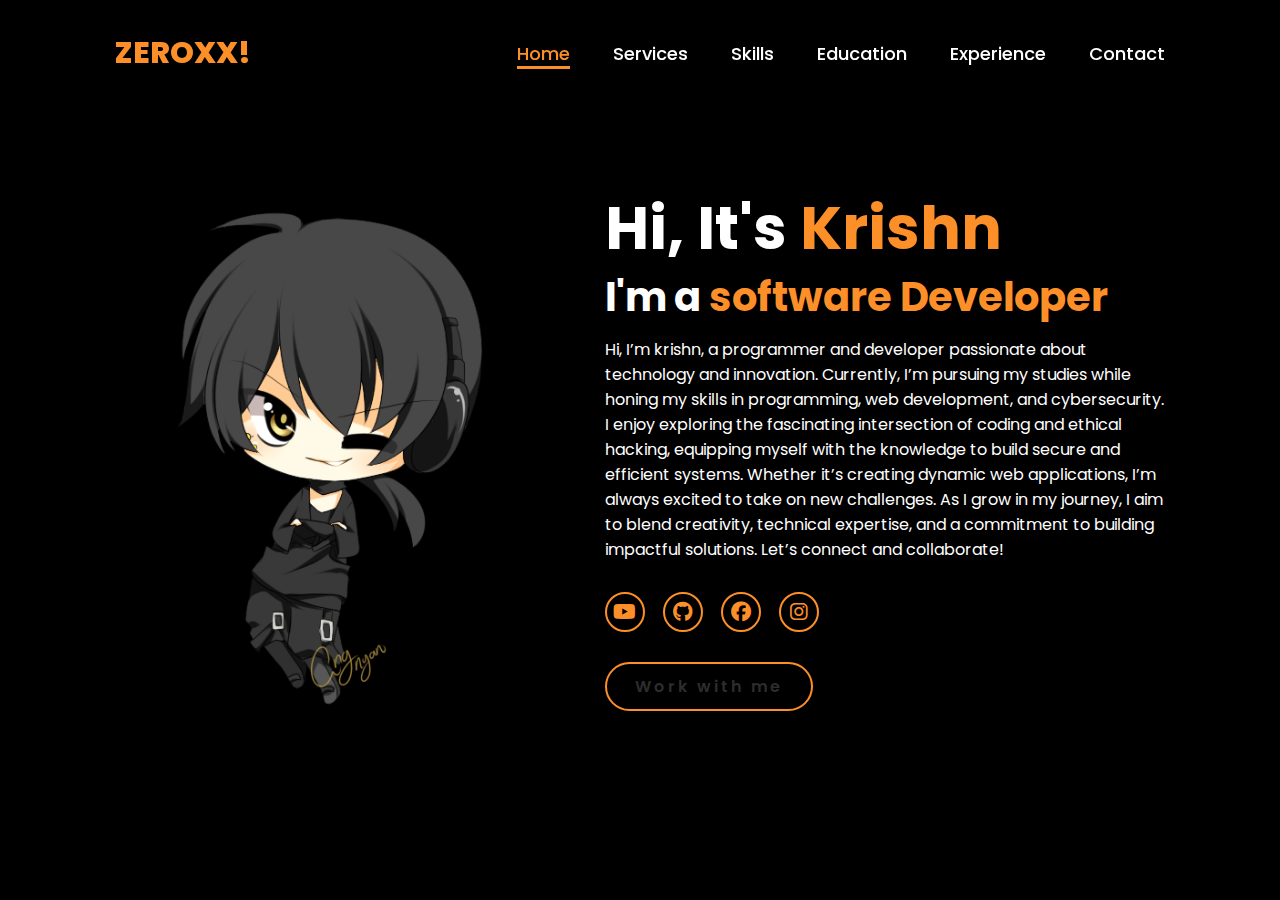
<file: index.html>
<!DOCTYPE html>
<html lang="en">
    
<head>
    <meta charset="UTF-8">
    <meta name="viewport" content="width=device-width, initial-scale=1, maximum-scale=1, user-scalable=no">
    <link rel="stylesheet" href="https://cdnjs.cloudflare.com/ajax/libs/font-awesome/6.5.2/css/all.min.css">
    <link rel="stylesheet" href="style.css">
    <title>Portfolio Website</title>
</head>
<body>
    <header>
        <a href="#" class="logo">ZEROXX!</a>

        <nav>
            <a href="#" class="active"> Home</a>
            <a href="services.html" >Services</a>
            <a href="#" >Skills</a>
            <a href="#" >Education</a>
            <a href="#" >Experience</a>
            <a href="contact.html" >Contact</a>
        </nav>
    </header>
    <section class="home">
        <div class="home-img">
            <img src="de.png" alt="">
        </div>
        <div class="home-content">
            <h1>Hi, It's <span>Krishn</span></h1>
            <h3 class="typing-text">I'm a <span></span></h3>
            <p>Hi, I’m krishn, a programmer and developer passionate about technology and innovation. Currently, I’m pursuing my studies while honing my skills in programming, web development, and cybersecurity.

I enjoy exploring the fascinating intersection of coding and ethical hacking, equipping myself with the knowledge to build secure and efficient systems. Whether it’s creating dynamic web applications, I’m always excited to take on new challenges.

As I grow in my journey, I aim to blend creativity, technical expertise, and a commitment to building impactful solutions. Let’s connect and collaborate!

</p>
            <div class="social-icons">
                <a href="https://youtube.com/@calldialgaming?si=wj0H-3FrVVIL7KPH "><i class="fa-brands fa-youtube"></i></a>
                <a href="https://github.com/zeroxx1-droid"><i class="fa-brands fa-github"></i></a>
                <a href="https://www.facebook.com/share/1F6aetqoYc/?mibextid=qi2Omg"><i class="fa-brands fa-facebook"></i></a>
                <a href="https://www.instagram.com/zekxz_"><i class="fa-brands fa-instagram"></i></a>
            </div>
            <a href="contact.html" class="btn">Work with me</a>
        </div>
    </section>
</body>
</html>
</file>
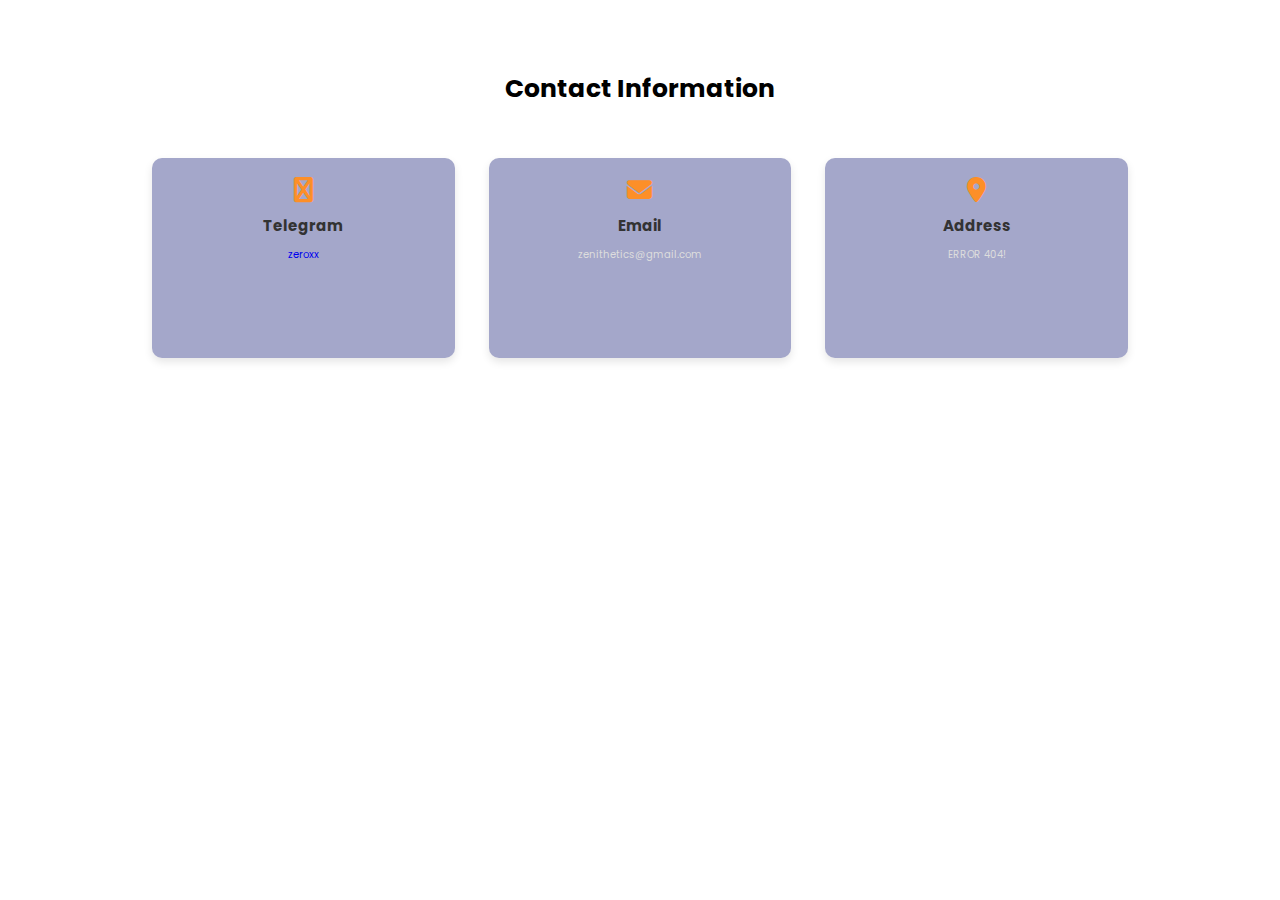
<file: contact.html>
<!DOCTYPE html>
<html lang="en">
<head>
    <meta charset="UTF-8">
    <meta name="viewport" content="width=device-width, initial-scale=1.0">
    <link rel="stylesheet" href="https://cdnjs.cloudflare.com/ajax/libs/font-awesome/6.5.2/css/all.min.css">
    <link rel="stylesheet" href="style.css">
    <title>Contact</title>
    <style>
        body {
            font-family: Arial, sans-serif;
            background-color: #ffffff; /* Updated to match main page */
            color: #333;
            margin: 0;
            padding: 0;
        }
        .container {
            max-width: 1200px;
            margin: 0 auto;
            padding: 20px;
        }
        .text-center {
            text-align: center;
            margin-bottom: 40px;
        }
        h1 {
            font-size: 2.5rem;
            color: #000000; /* Updated to match main page */
            margin-bottom: 20px;
        }
        h4 {
            font-size: 1.5rem;
            color: #333; /* Updated to match main page */
            margin-top: 10px;
        }
        p {
            font-size: 1rem;
            color: #666; /* Updated to match main page */
            margin-top: 10px;
        }
        .card {
            background-color: #a4a7ca; /* Updated to match main page */
            border: none;
            border-radius: 10px;
            box-shadow: 0 4px 8px rgba(0, 0, 0, 0.1);
            padding: 20px;
            transition: transform 0.3s;
        }
        .card:hover {
            transform: translateY(-10px);
        }
        .contactIcon {
            font-size: 2.5rem;
            color:#fd8f28;
        }
        .card-title {
            font-size: 1.5rem;
            margin-top: 10px;
        }
        .card-text {
            font-size: 1rem;
            margin-top: 10px;
        }
        .row {
            display: flex;
            justify-content: space-around;
            flex-wrap: wrap;
        }
        .col-lg-4 {
            flex: 1;
            max-width: 30%;
            margin: 10px;
        }
        @media (max-width: 768px) {
            .col-lg-4 {
                max-width: 100%;
            }
        }
    </style>
</head>
<body>
    <section id="contact">
        <div class="container">
            <h1 class="text-center">Contact Information</h1>
            <div class="row">
                <div class="col-lg-4 mt-4">
                    <div class="card contactCard">
                        <div class="card-body">
                            <i class="fas contactIcon fa-telegram"></i>
                            <h4 class="card-title mt-3">Telegram</h4>
                            <p class="card-text mt-3"><a href="https://t.me/+EB4e4nJC-MVjZmI1" target="_blank">zeroxx</a></p>
                        </div>
                    </div>
                </div>
                <div class="col-lg-4 mt-4">
                    <div class="card contactCard">
                        <div class="card-body">
                            <i class="fas contactIcon fa-envelope"></i>
                            <h4 class="card-title mt-3">Email</h4>
                            <p class="card-text mt-3">zenithetics@gmail.com</p>
                        </div>
                    </div>
                </div>
                <div class="col-lg-4 mt-4">
                    <div class="card contactCard">
                        <div class="card-body">
                            <i class="fas contactIcon fa-map-marker-alt"></i>
                            <h4 class="card-title mt-3">Address</h4>
                            <p class="card-text mt-3">ERROR 404!</p>
                        </div>
                    </div>
                </div>
            </div>
        </div>
    </section>
</body>
</html>
</file>
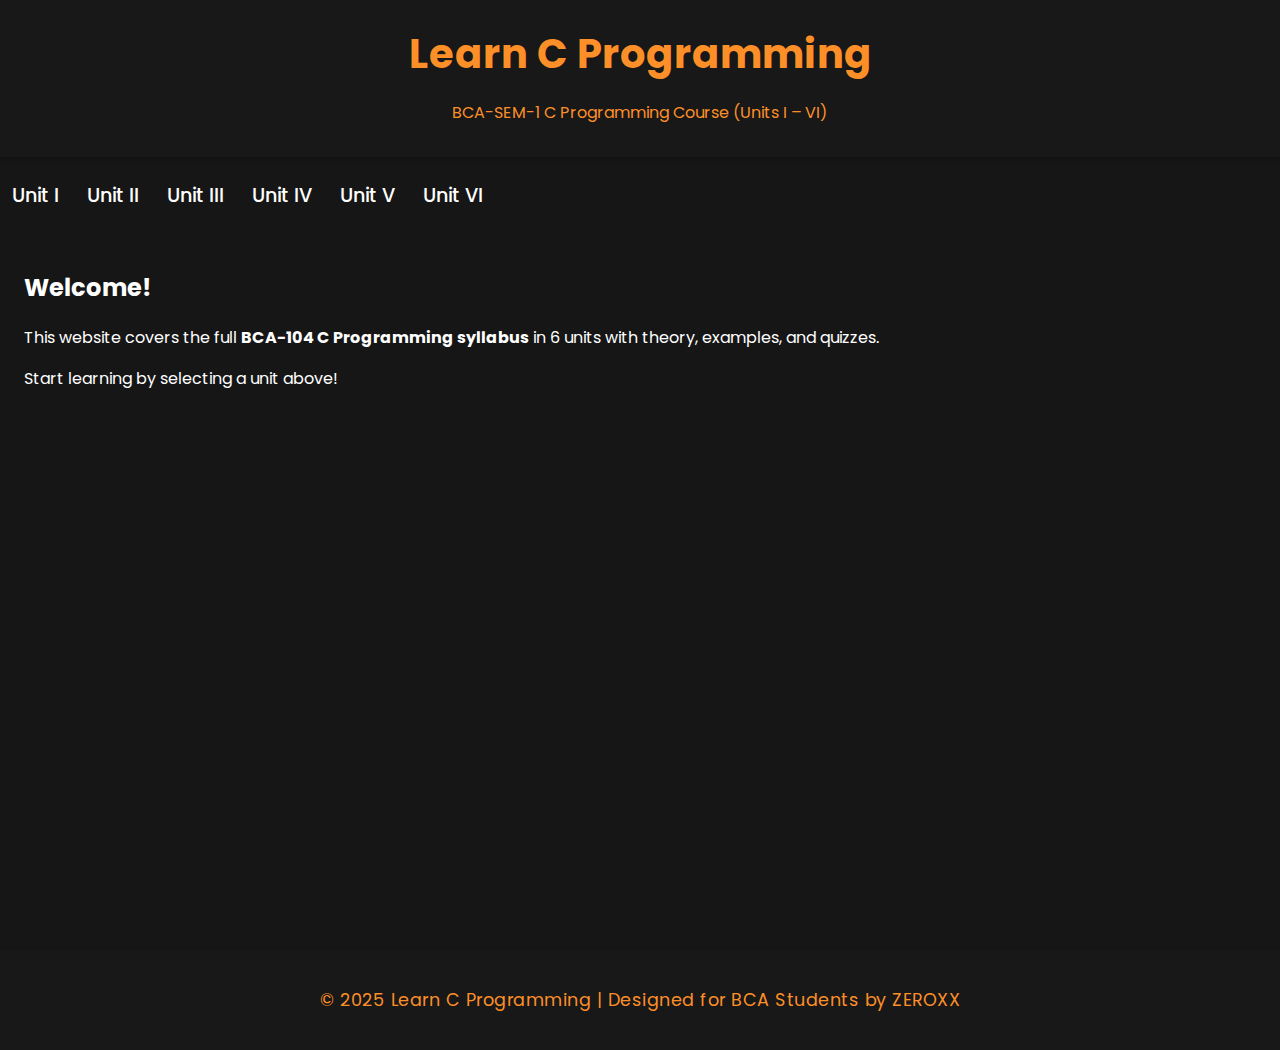
<file: education.html>
<!DOCTYPE html>
<html lang="en">
<head>
  <meta charset="UTF-8">
  <meta name="viewport" content="width=device-width, initial-scale=1.0">
  <title>Learn C Programming</title>
  <link rel="stylesheet" href="style1.css">
</head>
<body>
  <header>
    <h1>Learn C Programming</h1>
    <p>BCA-SEM-1 C Programming Course (Units I – VI)</p>
  </header>

  <nav>
    <a href="unit1.html">Unit I</a>
    <a href="unit2.html">Unit II</a>
    <a href="unit3.html">Unit III</a>
    <a href="unit4.html">Unit IV</a>
    <a href="unit5.html">Unit V</a>
    <a href="unit6.html">Unit VI</a>
  </nav>

  <main>
    <h2>Welcome!</h2>
    <p>This website covers the full <b>BCA-104 C Programming syllabus</b> in 6 units with theory, examples, and quizzes.</p>
    <p>Start learning by selecting a unit above!</p>
  </main>

  <footer>
    <p>&copy; 2025 Learn C Programming | Designed for BCA Students by ZEROXX</p>
  </footer>
</body>
</html>
</file>
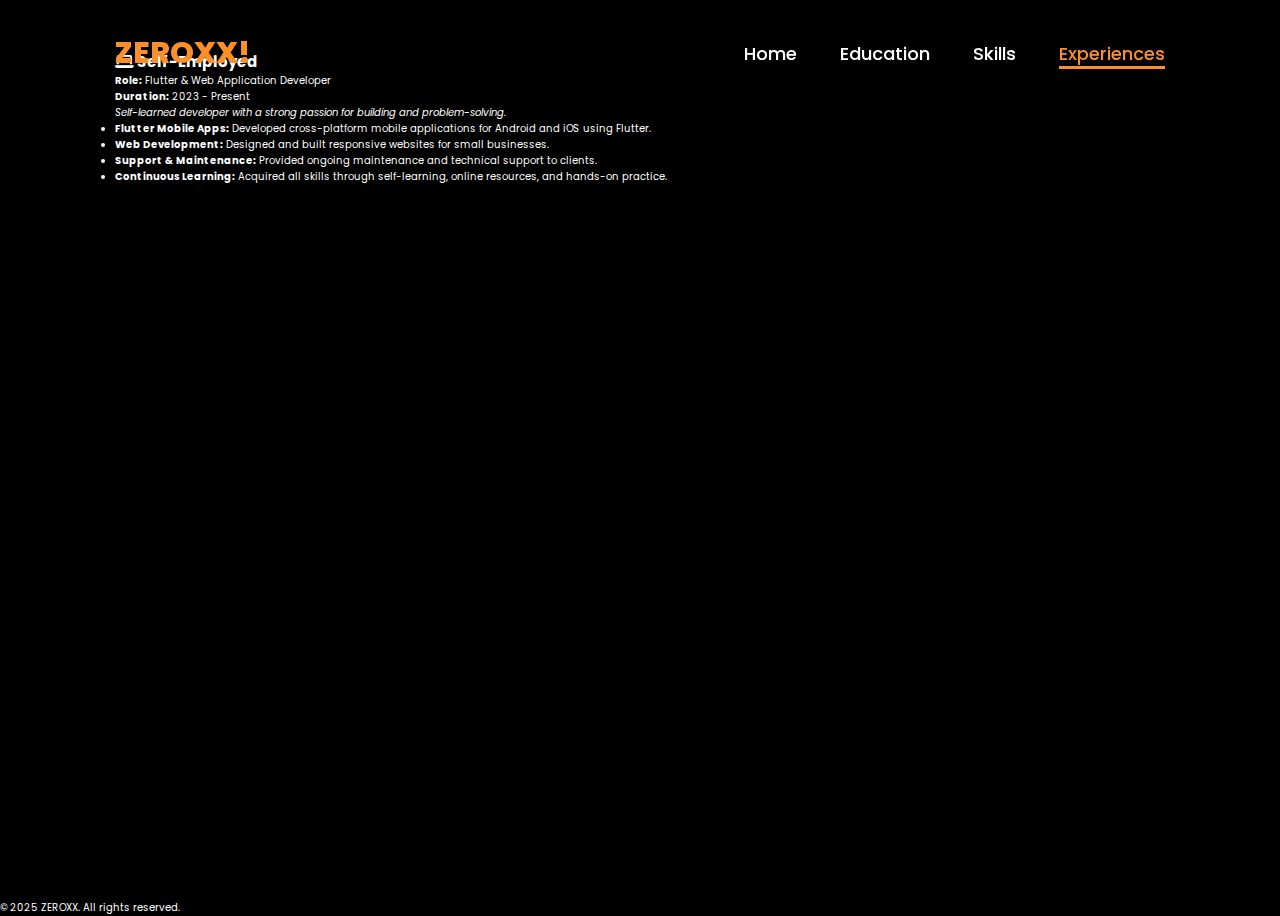
<file: experiences.html>
<!DOCTYPE html>
<html lang="en">
<head>
    <meta charset="UTF-8">
    <meta name="viewport" content="width=device-width, initial-scale=1.0">
    <title>Experiences | ZEROXX</title>
    <link rel="stylesheet" href="style.css">
    <link rel="stylesheet" href="https://cdnjs.cloudflare.com/ajax/libs/font-awesome/6.4.2/css/all.min.css">
</head>
<body>
    <header>
        <div class="logo">ZEROXX!</div>
        <nav>
            <a href="index.html">Home</a>
            <a href="education.html">Education</a>
            <a href="skills.html">Skills</a>
            <a href="experiences.html" class="active">Experiences</a>
        </nav>
    </header>
    <main>
        <section class="c-section">
            <div class="c-card">
                <h2><i class="fa-solid fa-laptop-code"></i> Self-Employed</h2>
                <p><b>Role:</b> Flutter & Web Application Developer<br>
                <b>Duration:</b> 2023 - Present</p>
                <p><em>Self-learned developer with a strong passion for building and problem-solving.</em></p>
                <ul>
                    <li><b>Flutter Mobile Apps:</b> Developed cross-platform mobile applications for Android and iOS using Flutter.</li>
                    <li><b>Web Development:</b> Designed and built responsive websites for small businesses.</li>
                    <li><b>Support & Maintenance:</b> Provided ongoing maintenance and technical support to clients.</li>
                    <li><b>Continuous Learning:</b> Acquired all skills through self-learning, online resources, and hands-on practice.</li>
                </ul>
            </div>
        </section>




    </main>
    <footer>
        <p>&copy; 2025 ZEROXX. All rights reserved.</p>
    </footer>
</body>
</html>
</file>
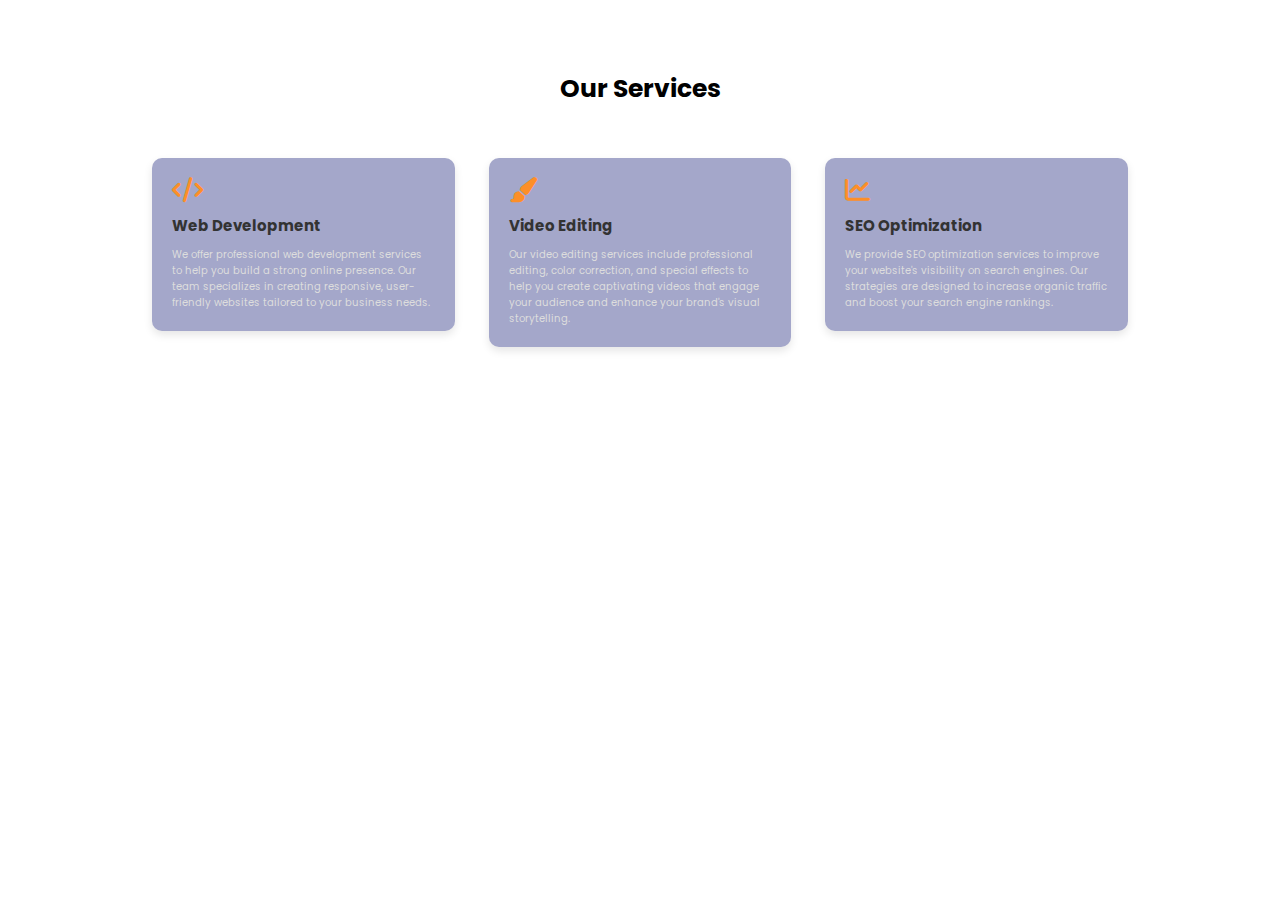
<file: services.html>
<!-- services section-->
<!DOCTYPE html>
<html lang="en">
    
<head>
    <meta charset="UTF-8">
    <meta name="viewport" content="width=device-width, initial-scale=1.0">
    <link rel="stylesheet" href="https://cdnjs.cloudflare.com/ajax/libs/font-awesome/6.5.2/css/all.min.css">
    <link rel="stylesheet" href="style.css">
    <title>Services</title>
    <style>
        body {
            font-family: Arial, sans-serif;
            background-color: #ffffff; /* Updated to match main page */
            color: #333;
            margin: 0;
            padding: 0;
        }
        .container {
            max-width: 1200px;
            margin: 0 auto;
            padding: 20px;
        }
        .text-center {
            text-align: center;
            margin-bottom: 40px;
        }
        h1 {
            font-size: 2.5rem;
            color: #000000; /* Updated to match main page */
            margin-bottom: 20px;
        }
        h4 {
            font-size: 1.5rem;
            color: #333; /* Updated to match main page */
            margin-top: 10px;
        }
        p {
            font-size: 1rem;
            color: #666; /* Updated to match main page */
            margin-top: 10px;
        }
        .card {
            background-color: #a4a7ca; /* Updated to match main page */
            border: none;
            border-radius: 10px;
            box-shadow: 0 4px 8px rgba(0, 0, 0, 0.1);
            padding: 20px;
            transition: transform 0.3s;
        }
        .card:hover {
            transform: translateY(-10px);
        }
        .serviceIcon {
            font-size: 2.5rem;
            color:#fd8f28;
        }
        .card-title {
            font-size: 1.5rem;
            margin-top: 10px;
        }
        .card-text {
            font-size: 1rem;
            margin-top: 10px;
        }
        .row {
            display: flex;
            justify-content: space-around;
            flex-wrap: wrap;
        }
        .col-lg-4 {
            flex: 1;
            max-width: 30%;
            margin: 10px;
        }
        @media (max-width: 768px) {
            .col-lg-4 {
                max-width: 100%;
            }
        }
    </style>
</head>
    
<body>
<section id="services">
    <div class="container">
        <h1 class="text-center">Our Services</h1>
        <div class="row">
            <div class="col-lg-4 mt-4">
                <div class="card serviceCard">
                    <div class="card-body">
                        <i class="fas serviceIcon fa-code"></i>
                        <h4 class="card-title mt-3">Web Development</h4>
                        <p class="card-text mt-3">We offer professional web development services to help you build a strong online presence. Our team specializes in creating responsive, user-friendly websites tailored to your business needs.</p>
                    </div>
                </div>
            </div>
            <div class="col-lg-4 mt-4">
                <div class="card serviceCard">
                    <div class="card-body">
                        <i class="fas serviceIcon fa-paint-brush"></i>
                        <h4 class="card-title mt-3">Video Editing</h4>
                        <p class="card-text mt-3">Our video editing services include professional editing, color correction, and special effects to help you create captivating videos that engage your audience and enhance your brand's visual storytelling.</p>
                    </div>
                </div>
            </div>
            <div class="col-lg-4 mt-4">
                <div class="card serviceCard">
                    <div class="card-body">
                        <i class="fas serviceIcon fa-chart-line"></i>
                        <h4 class="card-title mt-3">SEO Optimization</h4>
                        <p class="card-text mt-3">We provide SEO optimization services to improve your website's visibility on search engines. Our strategies are designed to increase organic traffic and boost your search engine rankings.</p>
                    </div>
                </div>
            </div>
        </div>
    </div>
</section>
</body>
</html>
</file>
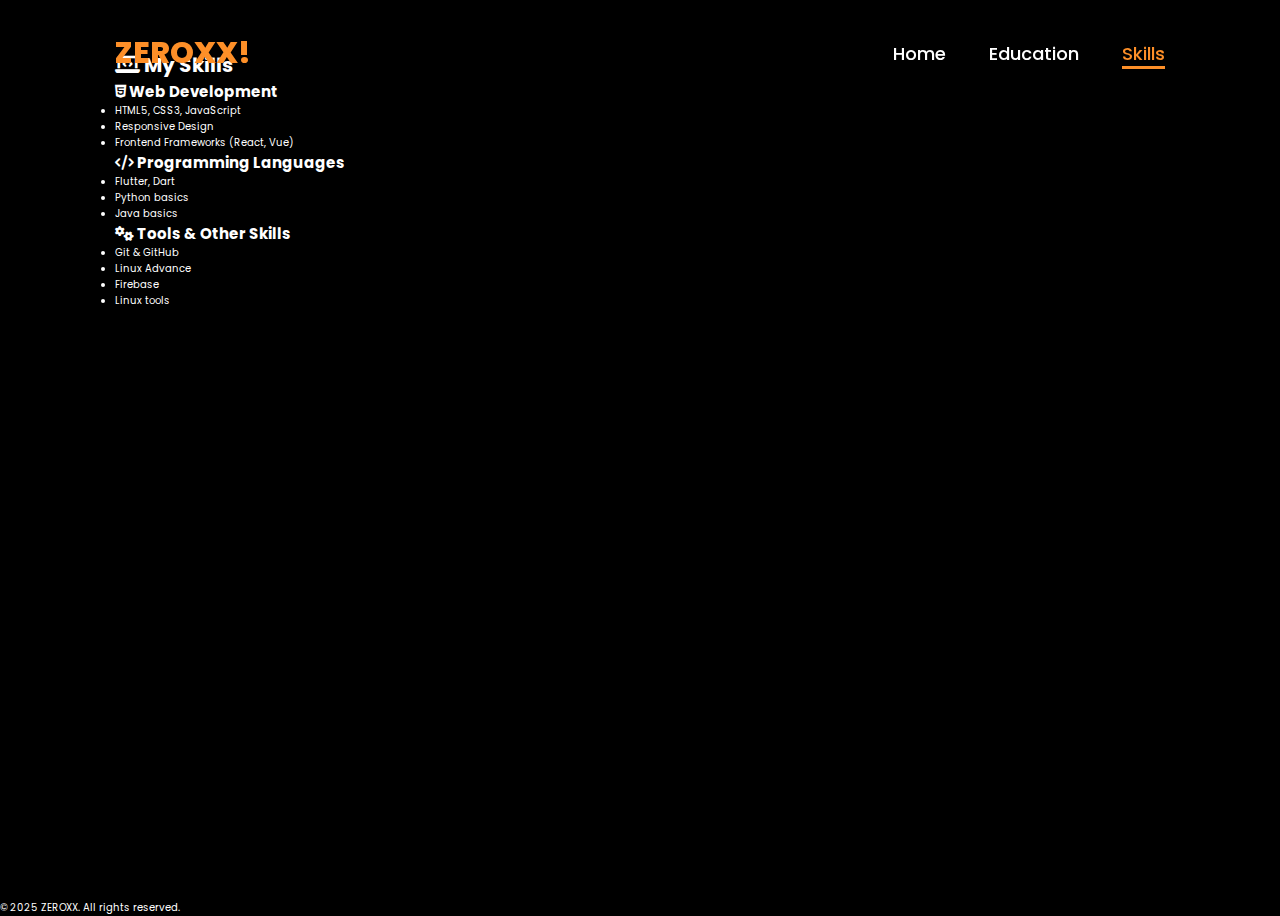
<file: skills.html>
<!DOCTYPE html>
<html lang="en">
<head>
    <meta charset="UTF-8">
    <meta name="viewport" content="width=device-width, initial-scale=1.0">
    <title>Skills | Zexxa</title>
    <link rel="stylesheet" href="style.css">
    <link rel="stylesheet" href="https://cdnjs.cloudflare.com/ajax/libs/font-awesome/6.4.2/css/all.min.css">
</head>
<body>
    <header>
        <div class="logo">ZEROXX!</div>
        <nav>
            <a href="index.html">Home</a>
            <a href="education.html">Education</a>
            <a href="skills.html" class="active">Skills</a>
        </nav>
    </header>
    <main>
        <section class="c-section">
            <h1><i class="fa-solid fa-laptop-code"></i> My Skills</h1>
            <div class="c-card">
                <h2><i class="fa-brands fa-html5"></i> Web Development</h2>
                <ul>
                    <li>HTML5, CSS3, JavaScript</li>
                    <li>Responsive Design</li>
                    <li>Frontend Frameworks (React, Vue)</li>
                </ul>
            </div>
            <div class="c-card">
                <h2><i class="fa-solid fa-code"></i> Programming Languages</h2>
                <ul>
                    <li>Flutter, Dart</li>
                    <li>Python basics</li>
                    <li>Java basics</li>
                </ul>
            </div>
            <div class="c-card">
                <h2><i class="fa-solid fa-gears"></i> Tools & Other Skills</h2>
                <ul>
                    <li>Git & GitHub</li>
                    <li>Linux Advance</li>
                    <li>Firebase</li>
                    <li>Linux tools</li>
                </ul>
            </div>
        </section>
    </main>
    <footer>
        <p>&copy; 2025 ZEROXX. All rights reserved.</p>
    </footer>
</body>
</html>
</file>
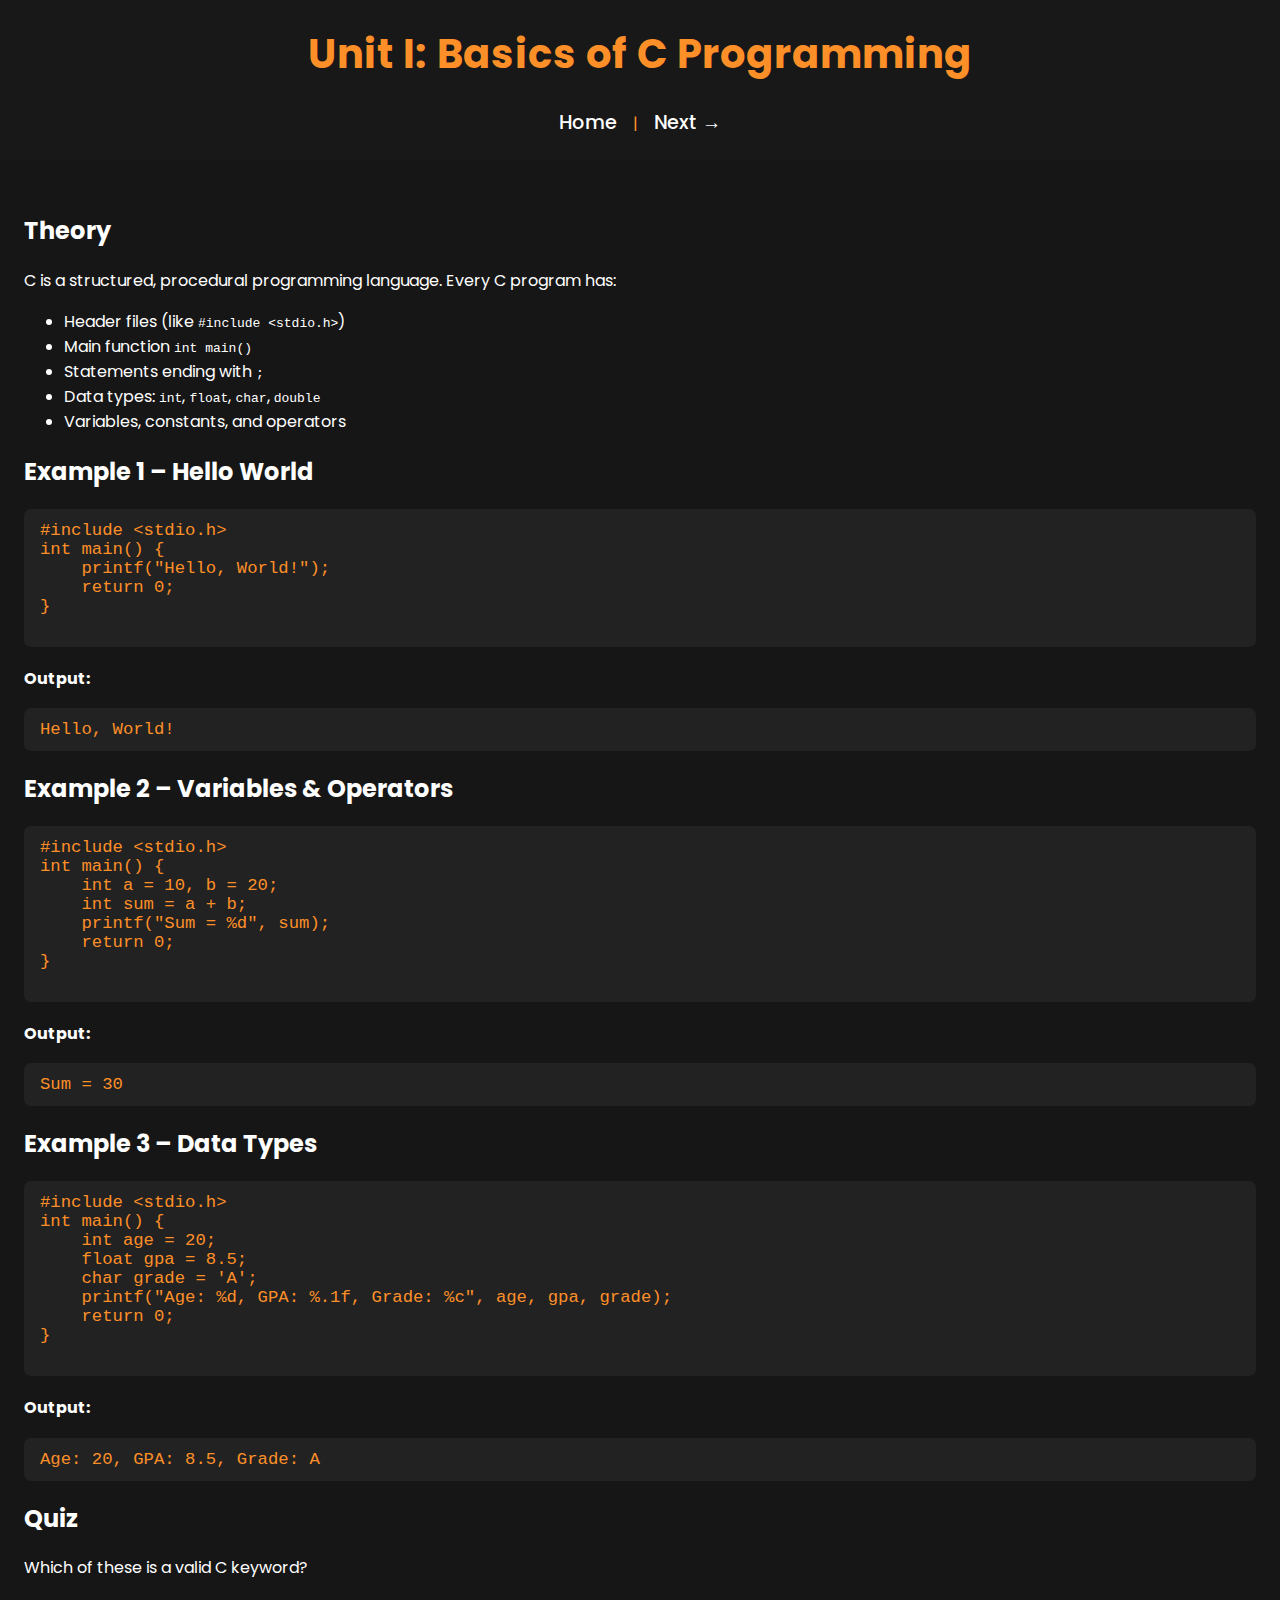
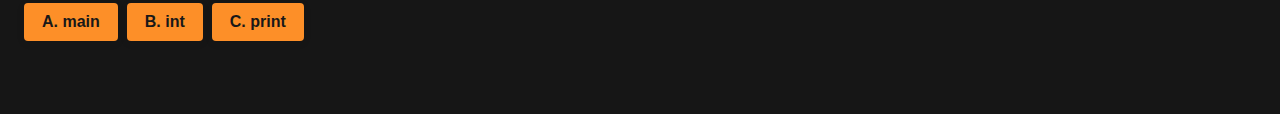
<file: unit1.html>
<!DOCTYPE html>
<html lang="en">
<head>
  <meta charset="UTF-8">
  <meta name="viewport" content="width=device-width, initial-scale=1.0">
  <title>Unit I - Basics of C Programming</title>
  <link rel="stylesheet" href="style1.css">
</head>
<body>
  <header>
    <h1>Unit I: Basics of C Programming</h1>
    <nav>
      <a href="index.html">Home</a> |
      <a href="unit2.html">Next →</a>
    </nav>
  </header>

  <main>
    <h2>Theory</h2>
    <p>C is a structured, procedural programming language. Every C program has:</p>
    <ul>
      <li>Header files (like <code>#include &lt;stdio.h&gt;</code>)</li>
      <li>Main function <code>int main()</code></li>
      <li>Statements ending with <code>;</code></li>
      <li>Data types: <code>int</code>, <code>float</code>, <code>char</code>, <code>double</code></li>
      <li>Variables, constants, and operators</li>
    </ul>

    <h2>Example 1 – Hello World</h2>
    <pre>
#include &lt;stdio.h&gt;
int main() {
    printf("Hello, World!");
    return 0;
}
    </pre>
    <p><b>Output:</b></p>
    <pre>Hello, World!</pre>

    <h2>Example 2 – Variables & Operators</h2>
    <pre>
#include &lt;stdio.h&gt;
int main() {
    int a = 10, b = 20;
    int sum = a + b;
    printf("Sum = %d", sum);
    return 0;
}
    </pre>
    <p><b>Output:</b></p>
    <pre>Sum = 30</pre>

    <h2>Example 3 – Data Types</h2>
    <pre>
#include &lt;stdio.h&gt;
int main() {
    int age = 20;
    float gpa = 8.5;
    char grade = 'A';
    printf("Age: %d, GPA: %.1f, Grade: %c", age, gpa, grade);
    return 0;
}
    </pre>
    <p><b>Output:</b></p>
    <pre>Age: 20, GPA: 8.5, Grade: A</pre>

    <h2>Quiz</h2>
    <p>Which of these is a valid C keyword?</p>
    <button onclick="checkAnswer('A')">A. main</button>
    <button onclick="checkAnswer('B')">B. int</button>
    <button onclick="checkAnswer('C')">C. print</button>
  </main>

  <script src="script.js"></script>
</body>
</html>
</file>
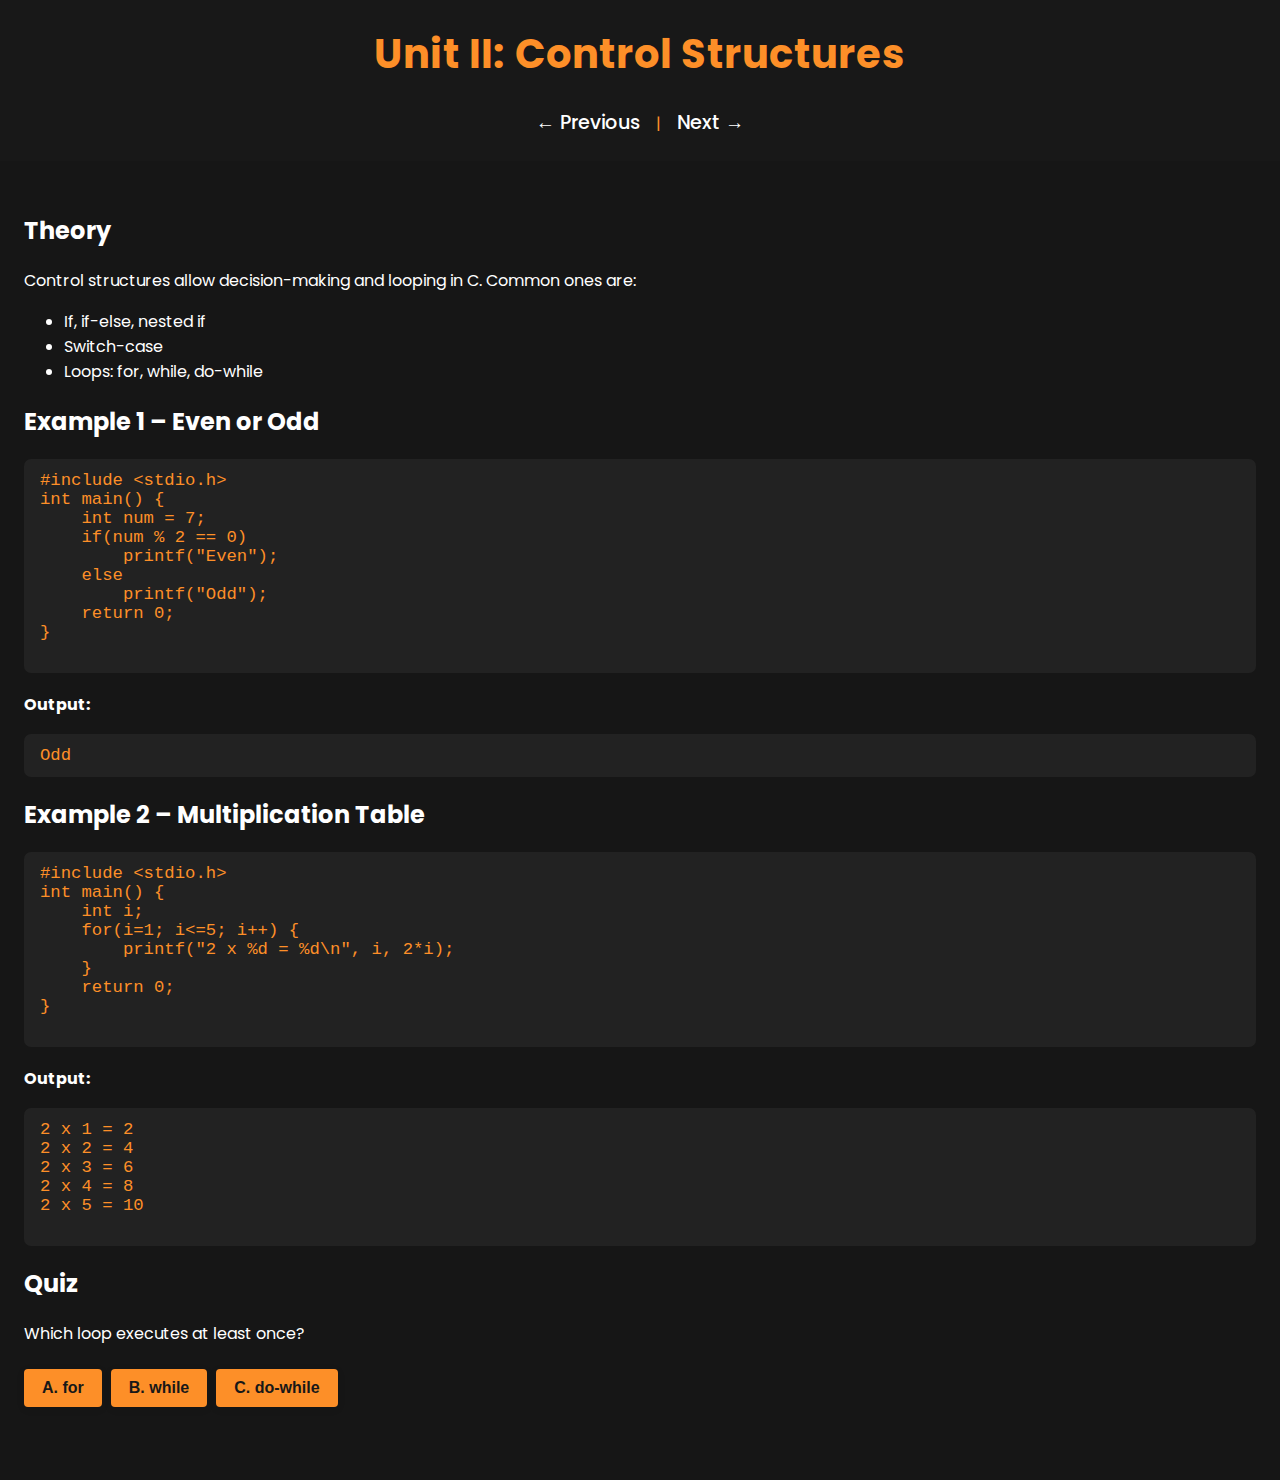
<file: unit2.html>
<!DOCTYPE html>
<html lang="en">
<head>
  <meta charset="UTF-8">
  <meta name="viewport" content="width=device-width, initial-scale=1.0">
  <title>Unit II - Control Structures</title>
  <link rel="stylesheet" href="style1.css">
</head>
<body>
  <header>
    <h1>Unit II: Control Structures</h1>
    <nav>
      <a href="unit1.html">← Previous</a> |
      <a href="unit3.html">Next →</a>
    </nav>
  </header>

  <main>
    <h2>Theory</h2>
    <p>Control structures allow decision-making and looping in C. Common ones are:</p>
    <ul>
      <li>If, if-else, nested if</li>
      <li>Switch-case</li>
      <li>Loops: for, while, do-while</li>
    </ul>

    <h2>Example 1 – Even or Odd</h2>
    <pre>
#include &lt;stdio.h&gt;
int main() {
    int num = 7;
    if(num % 2 == 0)
        printf("Even");
    else
        printf("Odd");
    return 0;
}
    </pre>
    <p><b>Output:</b></p>
    <pre>Odd</pre>

    <h2>Example 2 – Multiplication Table</h2>
    <pre>
#include &lt;stdio.h&gt;
int main() {
    int i;
    for(i=1; i<=5; i++) {
        printf("2 x %d = %d\n", i, 2*i);
    }
    return 0;
}
    </pre>
    <p><b>Output:</b></p>
    <pre>
2 x 1 = 2
2 x 2 = 4
2 x 3 = 6
2 x 4 = 8
2 x 5 = 10
    </pre>

    <h2>Quiz</h2>
    <p>Which loop executes at least once?</p>
    <button onclick="checkAnswer('A')">A. for</button>
    <button onclick="checkAnswer('B')">B. while</button>
    <button onclick="checkAnswer('C')">C. do-while</button>
  </main>

  <script src="script.js"></script>
</body>
</html>
</file>
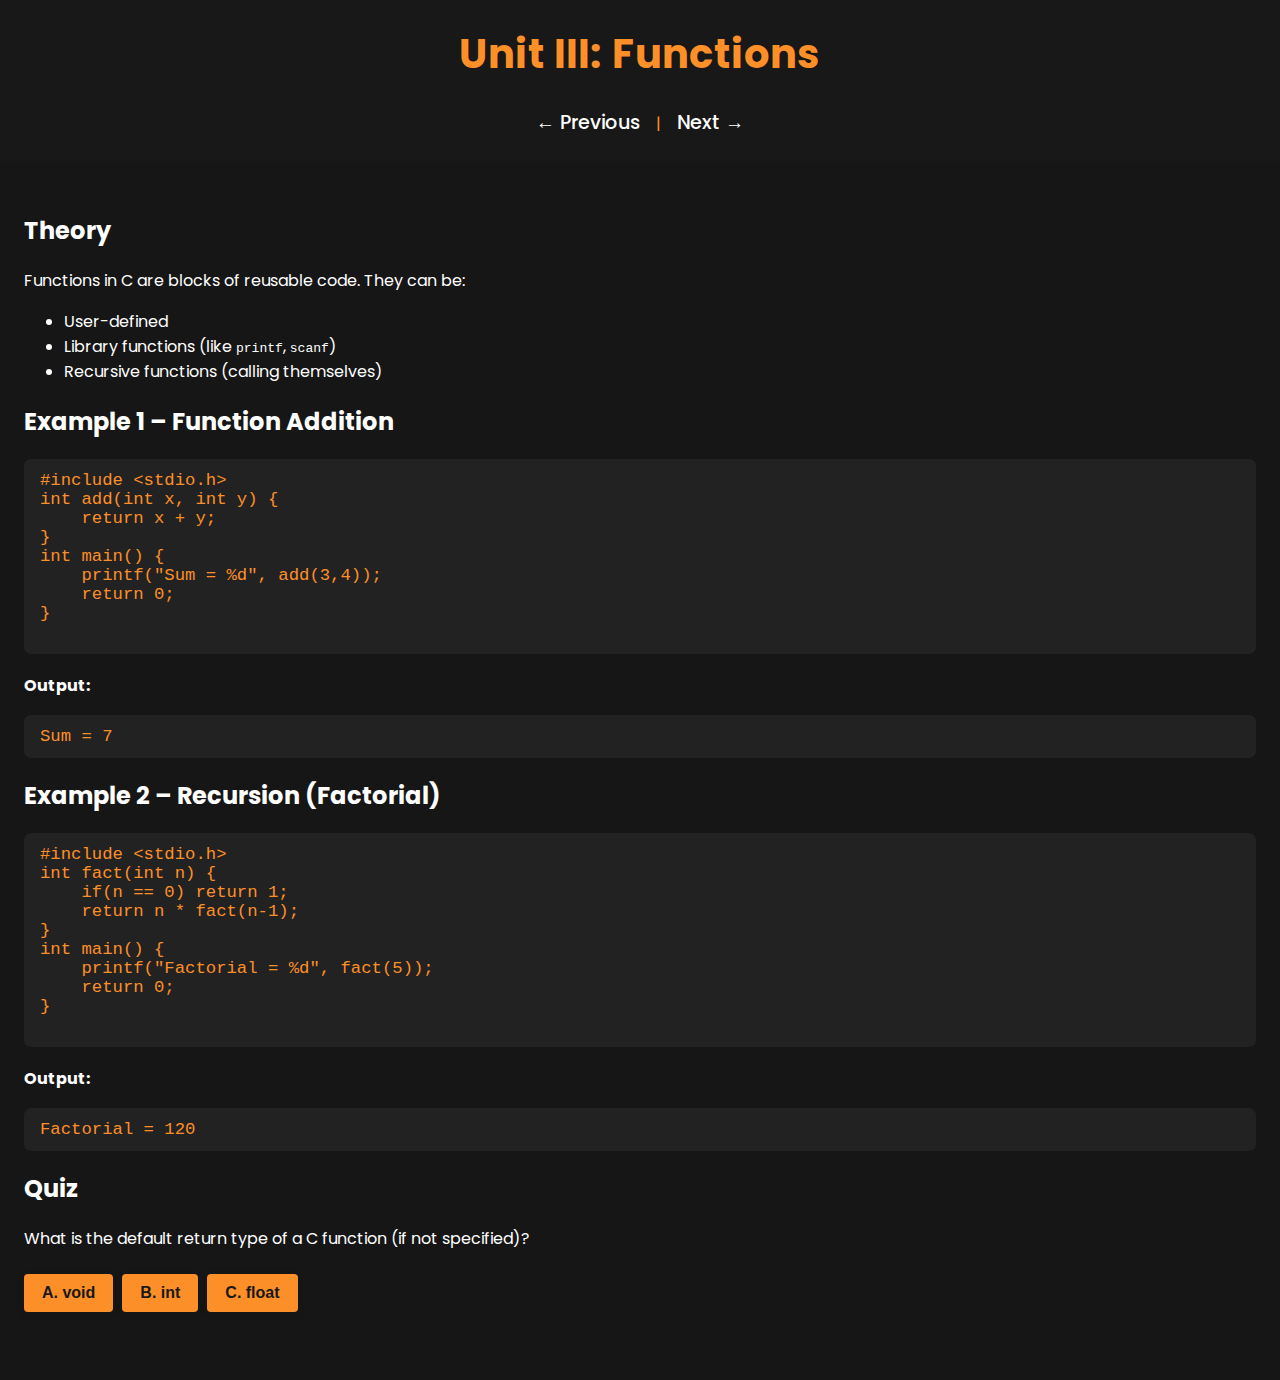
<file: unit3.html>
<!DOCTYPE html>
<html lang="en">
<head>
  <meta charset="UTF-8">
  <meta name="viewport" content="width=device-width, initial-scale=1.0">
  <title>Unit III - Functions</title>
  <link rel="stylesheet" href="style1.css">
</head>
<body>
  <header>
    <h1>Unit III: Functions</h1>
    <nav>
      <a href="unit2.html">← Previous</a> |
      <a href="unit4.html">Next →</a>
    </nav>
  </header>

  <main>
    <h2>Theory</h2>
    <p>Functions in C are blocks of reusable code. They can be:</p>
    <ul>
      <li>User-defined</li>
      <li>Library functions (like <code>printf</code>, <code>scanf</code>)</li>
      <li>Recursive functions (calling themselves)</li>
    </ul>

    <h2>Example 1 – Function Addition</h2>
    <pre>
#include &lt;stdio.h&gt;
int add(int x, int y) {
    return x + y;
}
int main() {
    printf("Sum = %d", add(3,4));
    return 0;
}
    </pre>
    <p><b>Output:</b></p>
    <pre>Sum = 7</pre>

    <h2>Example 2 – Recursion (Factorial)</h2>
    <pre>
#include &lt;stdio.h&gt;
int fact(int n) {
    if(n == 0) return 1;
    return n * fact(n-1);
}
int main() {
    printf("Factorial = %d", fact(5));
    return 0;
}
    </pre>
    <p><b>Output:</b></p>
    <pre>Factorial = 120</pre>

    <h2>Quiz</h2>
    <p>What is the default return type of a C function (if not specified)?</p>
    <button onclick="checkAnswer('A')">A. void</button>
    <button onclick="checkAnswer('B')">B. int</button>
    <button onclick="checkAnswer('C')">C. float</button>
  </main>

  <script src="script.js"></script>
</body>
</html>
</file>
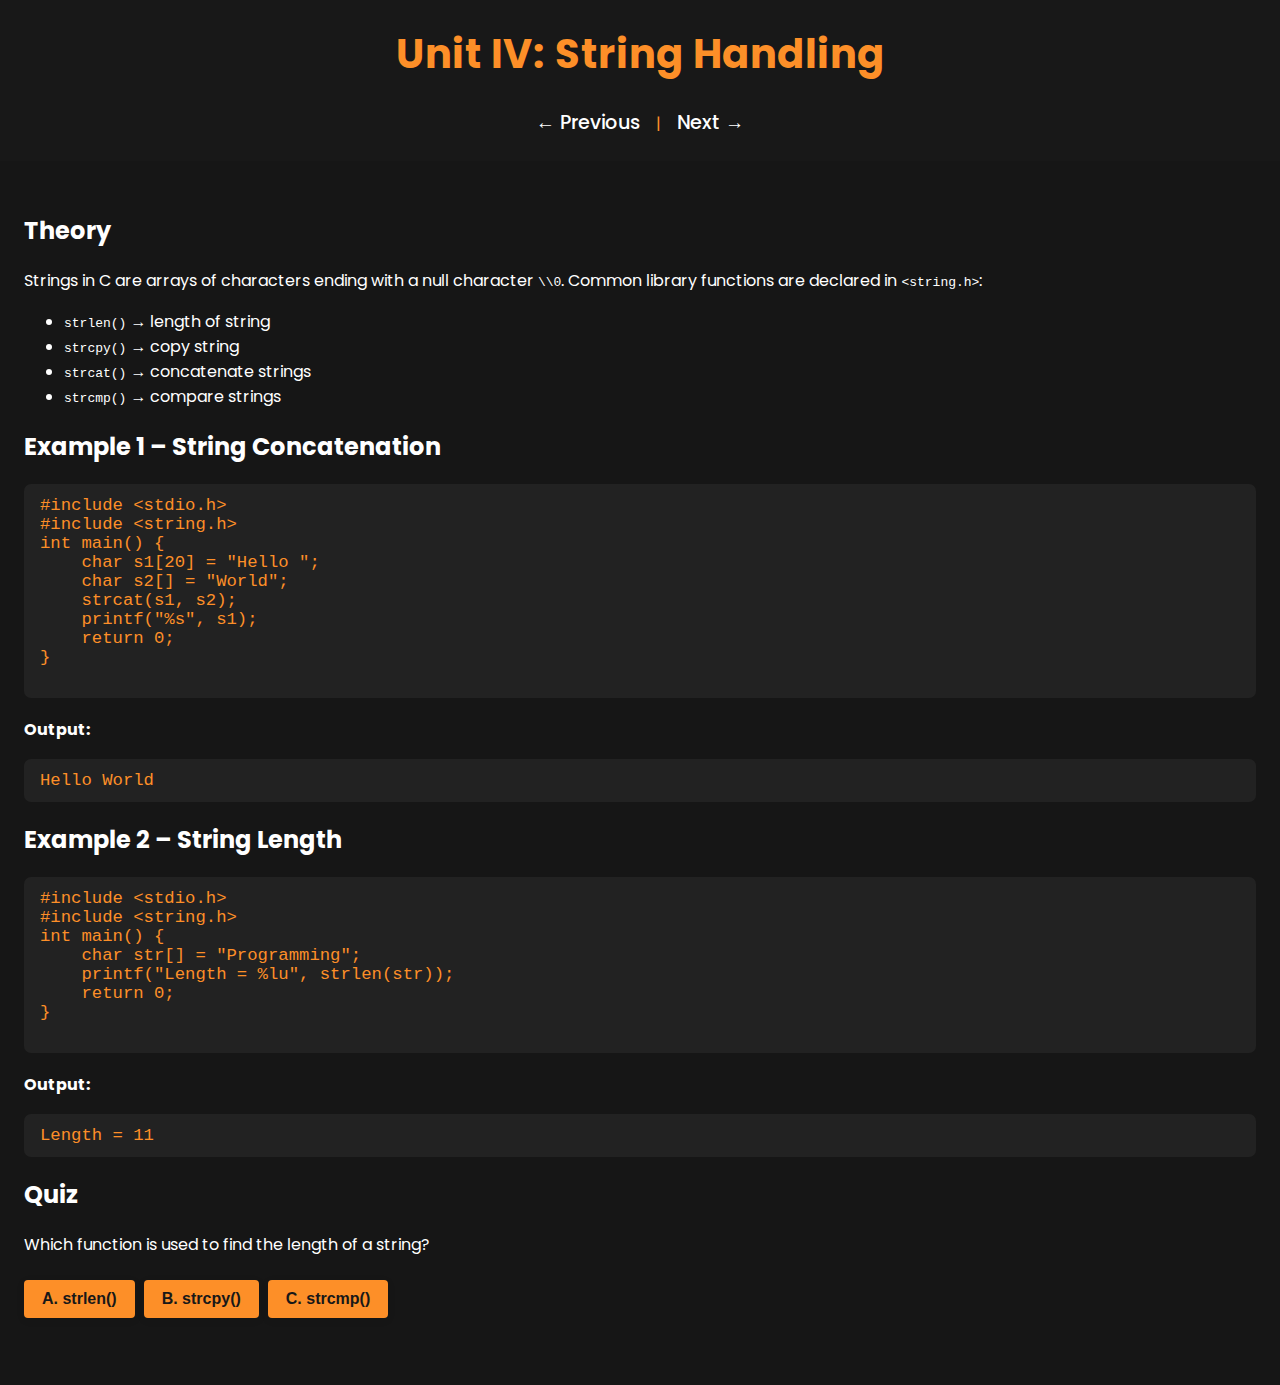
<file: unit4.html>
<!DOCTYPE html>
<html lang="en">
<head>
  <meta charset="UTF-8">
  <meta name="viewport" content="width=device-width, initial-scale=1.0">
  <title>Unit IV - Strings</title>
  <link rel="stylesheet" href="style1.css">
</head>
<body>
  <header>
    <h1>Unit IV: String Handling</h1>
    <nav>
      <a href="unit3.html">← Previous</a> |
      <a href="unit5.html">Next →</a>
    </nav>
  </header>

  <main>
    <h2>Theory</h2>
    <p>Strings in C are arrays of characters ending with a null character <code>\\0</code>. 
    Common library functions are declared in <code>&lt;string.h&gt;</code>:</p>
    <ul>
      <li><code>strlen()</code> → length of string</li>
      <li><code>strcpy()</code> → copy string</li>
      <li><code>strcat()</code> → concatenate strings</li>
      <li><code>strcmp()</code> → compare strings</li>
    </ul>

    <h2>Example 1 – String Concatenation</h2>
    <pre>
#include &lt;stdio.h&gt;
#include &lt;string.h&gt;
int main() {
    char s1[20] = "Hello ";
    char s2[] = "World";
    strcat(s1, s2);
    printf("%s", s1);
    return 0;
}
    </pre>
    <p><b>Output:</b></p>
    <pre>Hello World</pre>

    <h2>Example 2 – String Length</h2>
    <pre>
#include &lt;stdio.h&gt;
#include &lt;string.h&gt;
int main() {
    char str[] = "Programming";
    printf("Length = %lu", strlen(str));
    return 0;
}
    </pre>
    <p><b>Output:</b></p>
    <pre>Length = 11</pre>

    <h2>Quiz</h2>
    <p>Which function is used to find the length of a string?</p>
    <button onclick="checkAnswer('A')">A. strlen()</button>
    <button onclick="checkAnswer('B')">B. strcpy()</button>
    <button onclick="checkAnswer('C')">C. strcmp()</button>
  </main>

  <script src="script.js"></script>
</body>
</html>
</file>
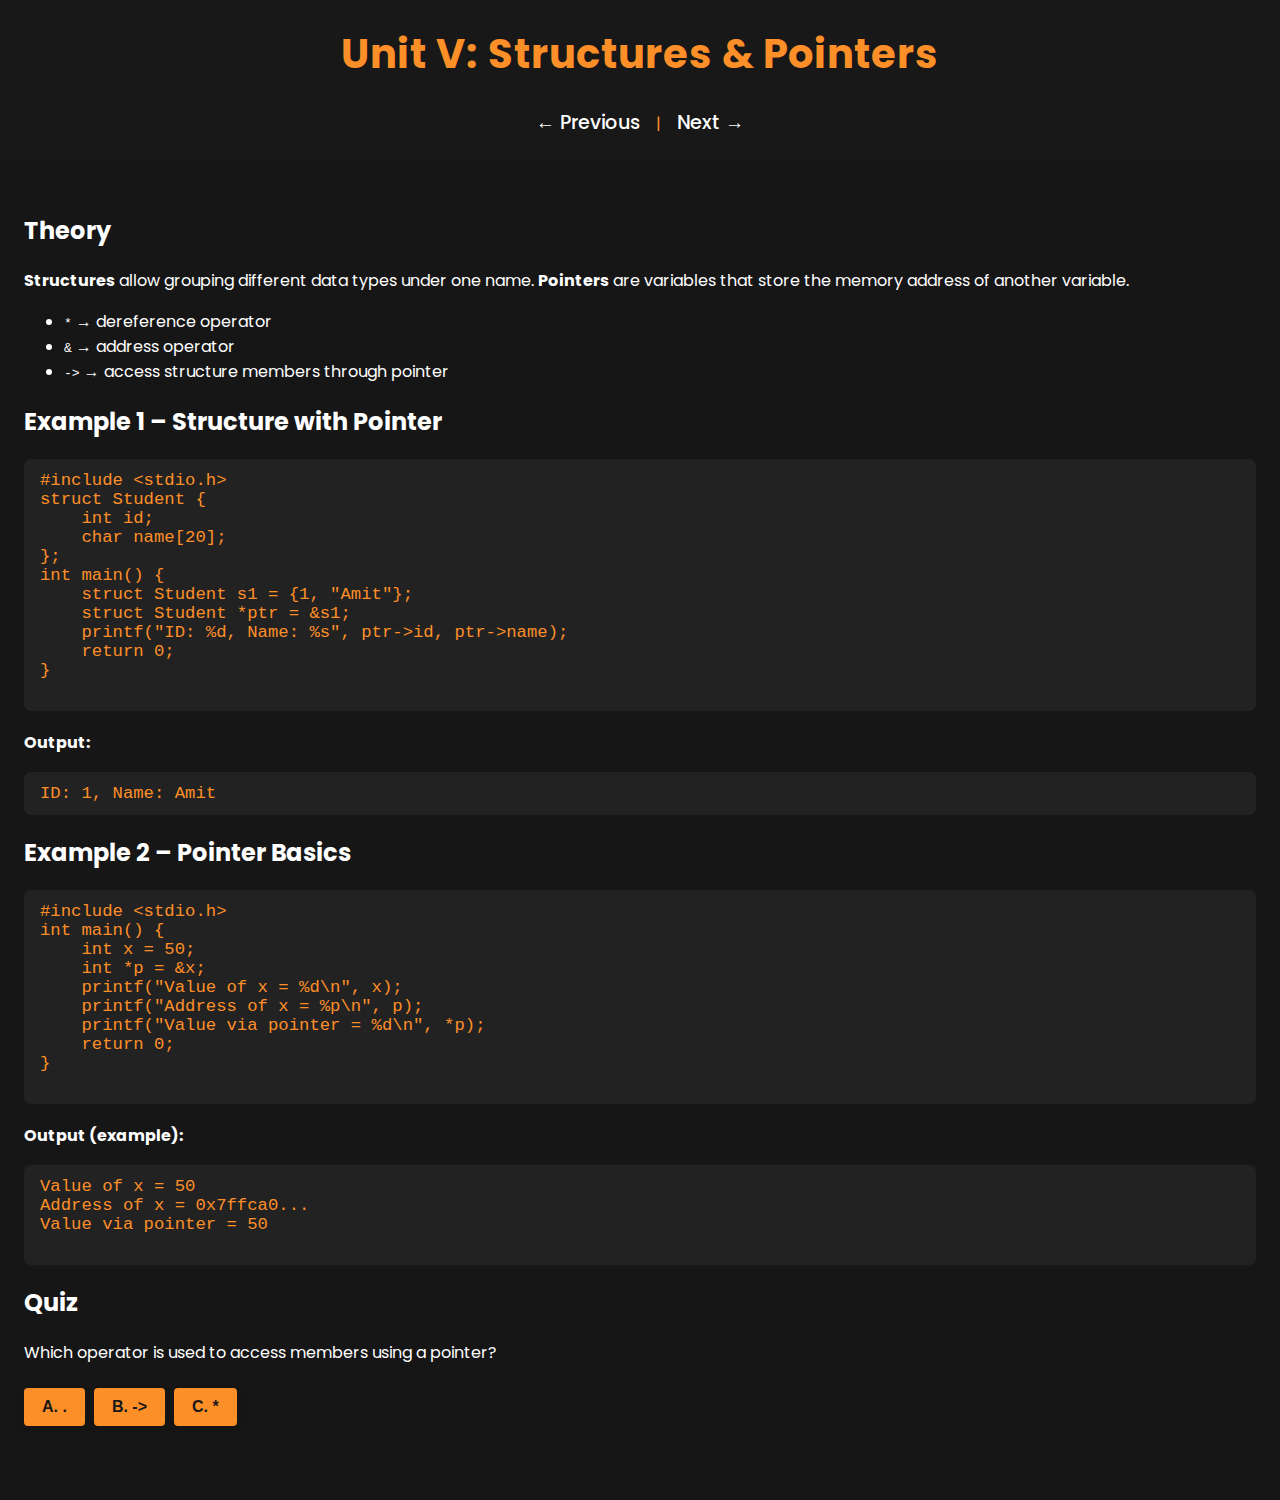
<file: unit5.html>
<!DOCTYPE html>
<html lang="en">
<head>
  <meta charset="UTF-8">
  <meta name="viewport" content="width=device-width, initial-scale=1.0">
  <title>Unit V - Structures & Pointers</title>
  <link rel="stylesheet" href="style1.css">
</head>
<body>
  <header>
    <h1>Unit V: Structures & Pointers</h1>
    <nav>
      <a href="unit4.html">← Previous</a> |
      <a href="unit6.html">Next →</a>
    </nav>
  </header>

  <main>
    <h2>Theory</h2>
    <p><b>Structures</b> allow grouping different data types under one name.  
    <b>Pointers</b> are variables that store the memory address of another variable.</p>
    <ul>
      <li><code>*</code> → dereference operator</li>
      <li><code>&</code> → address operator</li>
      <li><code>-></code> → access structure members through pointer</li>
    </ul>

    <h2>Example 1 – Structure with Pointer</h2>
    <pre>
#include &lt;stdio.h&gt;
struct Student {
    int id;
    char name[20];
};
int main() {
    struct Student s1 = {1, "Amit"};
    struct Student *ptr = &s1;
    printf("ID: %d, Name: %s", ptr->id, ptr->name);
    return 0;
}
    </pre>
    <p><b>Output:</b></p>
    <pre>ID: 1, Name: Amit</pre>

    <h2>Example 2 – Pointer Basics</h2>
    <pre>
#include &lt;stdio.h&gt;
int main() {
    int x = 50;
    int *p = &x;
    printf("Value of x = %d\n", x);
    printf("Address of x = %p\n", p);
    printf("Value via pointer = %d\n", *p);
    return 0;
}
    </pre>
    <p><b>Output (example):</b></p>
    <pre>
Value of x = 50
Address of x = 0x7ffca0...
Value via pointer = 50
    </pre>

    <h2>Quiz</h2>
    <p>Which operator is used to access members using a pointer?</p>
    <button onclick="checkAnswer('A')">A. .</button>
    <button onclick="checkAnswer('B')">B. -></button>
    <button onclick="checkAnswer('C')">C. *</button>
  </main>

  <script src="script.js"></script>
</body>
</html>
</file>
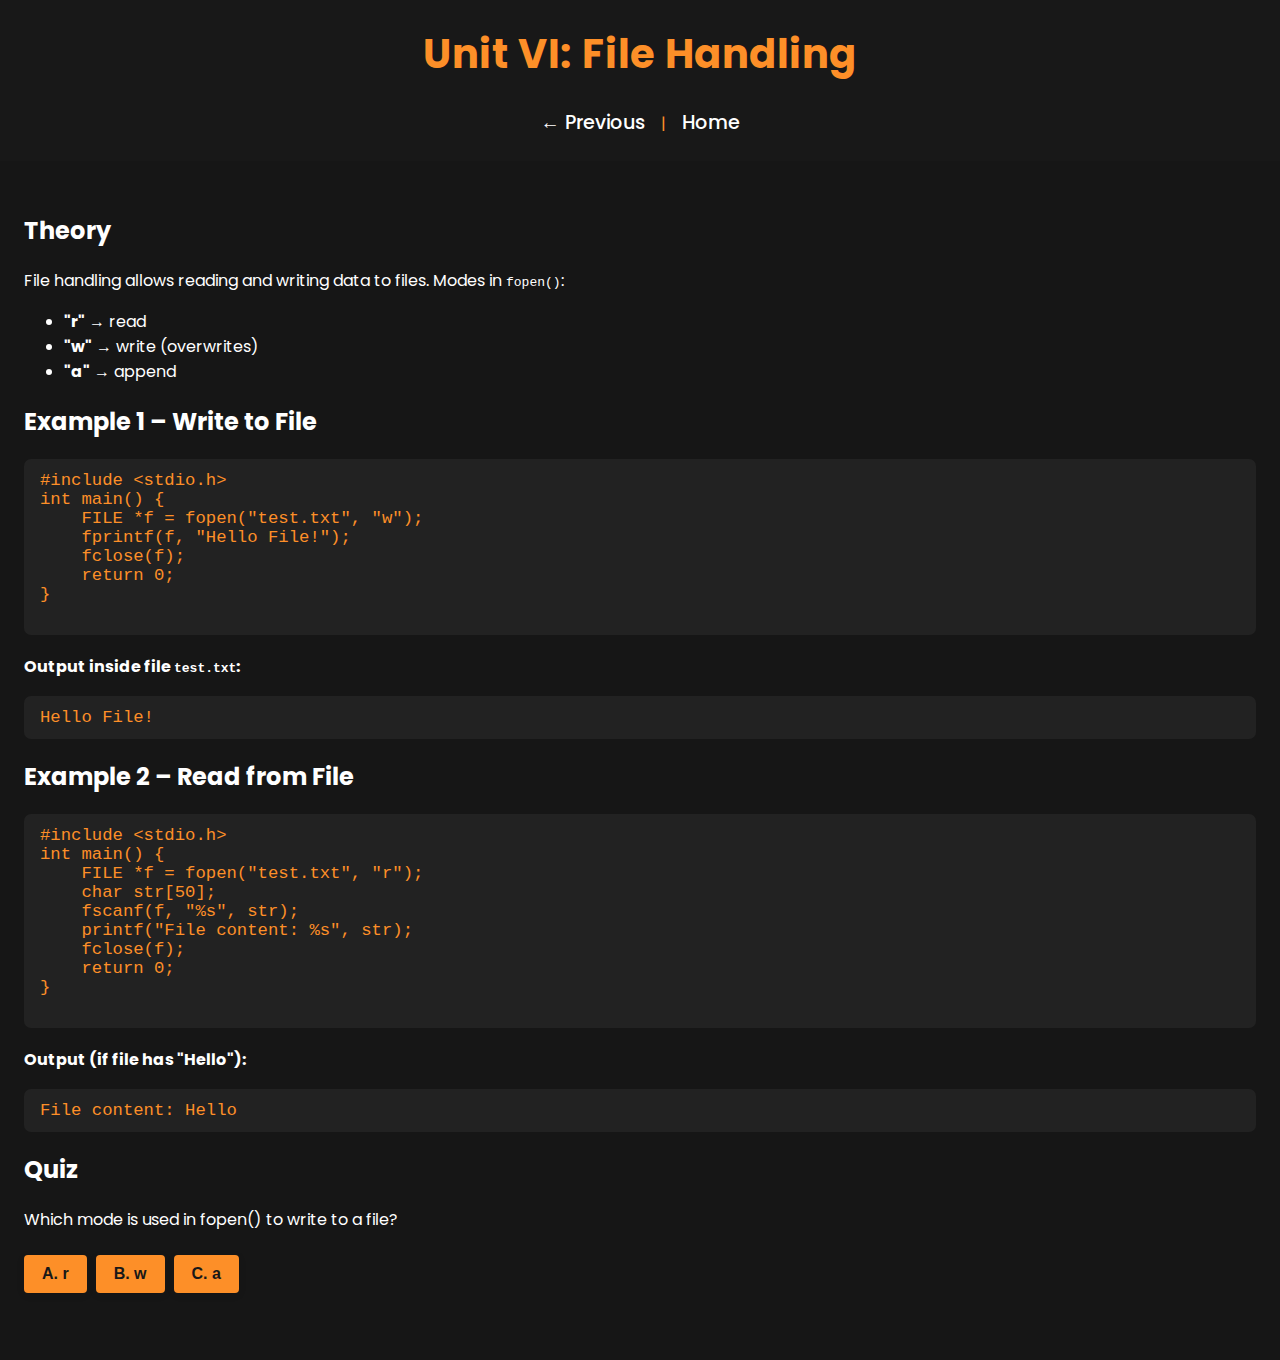
<file: unit6.html>
<!DOCTYPE html>
<html lang="en">
<head>
  <meta charset="UTF-8">
  <meta name="viewport" content="width=device-width, initial-scale=1.0">
  <title>Unit VI - File Handling</title>
  <link rel="stylesheet" href="style1.css">
</head>
<body>
  <header>
    <h1>Unit VI: File Handling</h1>
    <nav>
      <a href="unit5.html">← Previous</a> |
      <a href="index.html">Home</a>
    </nav>
  </header>

  <main>
    <h2>Theory</h2>
    <p>File handling allows reading and writing data to files.  
    Modes in <code>fopen()</code>:</p>
    <ul>
      <li><b>"r"</b> → read</li>
      <li><b>"w"</b> → write (overwrites)</li>
      <li><b>"a"</b> → append</li>
    </ul>

    <h2>Example 1 – Write to File</h2>
    <pre>
#include &lt;stdio.h&gt;
int main() {
    FILE *f = fopen("test.txt", "w");
    fprintf(f, "Hello File!");
    fclose(f);
    return 0;
}
    </pre>
    <p><b>Output inside file <code>test.txt</code>:</b></p>
    <pre>Hello File!</pre>

    <h2>Example 2 – Read from File</h2>
    <pre>
#include &lt;stdio.h&gt;
int main() {
    FILE *f = fopen("test.txt", "r");
    char str[50];
    fscanf(f, "%s", str);
    printf("File content: %s", str);
    fclose(f);
    return 0;
}
    </pre>
    <p><b>Output (if file has "Hello"):</b></p>
    <pre>File content: Hello</pre>

    <h2>Quiz</h2>
    <p>Which mode is used in fopen() to write to a file?</p>
    <button onclick="checkAnswer('A')">A. r</button>
    <button onclick="checkAnswer('B')">B. w</button>
    <button onclick="checkAnswer('C')">C. a</button>
  </main>

  <script src="script.js"></script>
</body>
</html>
</file>
<file: style.css>
@import url('https://fonts.googleapis.com/css2?family=Poppins:wght@100;200;300;400;500;600&display=swap');

*{
    margin: 0;
    padding: 0;
    box-sizing: border-box;
    text-decoration: none;
    border: none;
    outline: none;
    font-family: 'Poppins', sans-serif;
}

html{
    font-size: 62.5%;
}

body{
    width: 100%;
    height: 100vh;
    overflow-x: hidden;
    background-color: rgb(0, 0, 0);
    color: white;
}

header{
    margin-top: 20px;
    position: fixed;
    top: 0;
    left: 0;
    width: 100%;
    padding: 1rem 9%;
    background-color: transparent;
    filter: drop-shadow(10px);
    display: flex;
    justify-content: space-between;
    align-items: center;
    z-index: 100;
}

.logo{
    font-size: 3rem;
    color: #fd8f28;
    font-weight: 800;
    cursor: pointer;
    transition: 0.5s ease;
}

.logo:hover{
    transform: scale(1.1);
}

nav a{
    font-size: 1.8rem;
    color: white;
    margin-left: 4rem;
    font-weight: 500;
    transition: 0.3s ease;
    border-bottom: 3px solid transparent;
}

nav a:hover,
nav a.active{
    color: #fd8f28;
    border-bottom: 3px solid #fd8f28;
}

@media(max-width:995px){
    nav{
        position: absolute;
        display: none;
        top: 0;
        right: 0;
        width: 40%;
        border-left: 3px solid #fd8f28;
        border-bottom: 3px solid #fd8f28;
        border-bottom-left-radius: 2rem;
        padding: 1rem solid;
        background-color: #161616;
        border-top: 0.1rem solid rgba(0,0,0,0.1);
    }

    nav.active{
        display: block;
    }

    nav a{
        display: block;
        font-size: 2rem;
        margin: 3rem 0;
    }

    nav a:hover,
    nav a.active{
        padding: 1rem;
        border-radius: 0.5rem;
        border-bottom: 0.5rem solid #fd8f28;
    }
}

section{
    min-height: 100vh;
    padding: 5rem 9% 5rem;
}

.home{
    display: flex;
    justify-content: center;
    align-items: center;
    gap: 8rem;
    background-color: rgb(0, 0, 0);
}

.home .home-content h1{
    font-size: 6rem;
    font-weight: 700;
    line-height: 1.3;
}

span{
    color: #fd8f28;
}

.home-content h3{
    font-size: 4rem;
    margin-bottom: 1rem;
    font-weight: 700;
}

.home-content p{
    font-size: 1.6rem;
}

.home-img{
    border-radius: 50%;
}

.home-img img{
    position: relative;
    width: 32vw;
    border-radius: 50%;
    box-shadow: 0 0 25px solid #fd8f28;
    cursor: pointer;
    transition: 0.2s linear;
}

.home-img img:hover{
    font-size: 1.8rem;
    font-weight: 500;
}

.social-icons a{
    display: inline-flex;
    justify-content: center;
    align-items: center;
    width: 4rem;
    height: 4rem;
    background-color: transparent;
    border: 0.2rem solid #fd8f28;
    font-size: 2rem;
    border-radius: 50%;
    margin: 3rem 1.5rem 3rem 0;
    transition: 0.3s ease;
    color: #fd8f28;
}

.social-icons a:hover{
    color: black;
    transform: scale(1.3) translateY(-5px);
    background-color: #fd8f28;
    box-shadow: 0  0 25px #fd8f28;
}

.btn{
    display: inline-block;
    padding: 1rem 2.8rem;
    background-color: black;
    border-radius: 4rem;
    font-size: 1.6rem;
    color: #2e2c2e;
    letter-spacing: 0.3rem;
    font-weight: 600;
    border: 2px solid #fd8f28;
    transition: 0.3s ease;
    cursor: pointer;
}

.btn:hover{
    transform: scale3d(1.03);
    background-color: #fd8f28;
    color: black;
    box-shadow: 0 0 25px #fd8f28;
}

.typing-text{
    font-size: 34px;
    font-weight: 600;
    min-width: 280px;
}

.typing-text span{
    position: relative;
}

.typing-text span::before{
    content: "software Developer";
    color: #fd8f28;
    animation: words 20s infinite;
}

.typing-text span::after{
    content: "";
    background-color: black;
    position: absolute;
    width: calc(100% + 8px);
    height: 100%;
    border-left: 3px solid black;
    right: -8;
    animation: cursor 0.6s infinite;
}

@keyframes cursor{
    to{
        border-left: 3px solid #fd8f28;
    }
}

@keyframes words{
    0%, 20%{
        content: "Developer";
    }
    21%, 40%{
        content: "Student";
    }
    41%, 60%{
        content: "Programmer";
    }
    61%, 80%{
        content: "Youtuber";
    }
    81%, 100%{
        content: "Gamer";
    }
}

@media (max-width: 1000px){
    .home{
        gap: 4rem;
    }
}

@media(max-width:995px){
    .home{
        flex-direction: column;
        margin: 5rem 4rem;
    }

    .home .home-content h3{
        font-size: 2.5rem;
    }

    .home-content h1{
        font-size: 5rem;
    }

    .home-img img{
        width: 70vw;
        margin-top: 4rem;
    }
}

.contactCard {
    border: 1px solid #ddd; /* Add border */
    border-radius: 5px; /* Rounded corners */
    box-shadow: 0 4px 8px rgba(0, 0, 0, 0.1); /* Add shadow */
    transition: transform 0.2s; /* Smooth transition for hover effect */
    min-height: 200px; /* Ensure minimal box size */
    display: flex;
    flex-direction: column;
    justify-content: space-between;
    margin-bottom: 20px; /* Add gap between cards */
    text-align: center;
    background-color: #161616; /* Same background color */
    color: white; /* Text color */
}

.contactCard:hover {
    transform: scale(1.05); /* Slightly enlarge on hover */
}

.contactIcon {
    font-size: 2rem; /* Increase icon size */
    color: #fd8f28; /* Change icon color */
}

.card-title {
    font-weight: bold; /* Make title bold */
}

.card-text {
    color: #ddd; /* Change text color */
}
</file>
<file: style1.css>
@import url('https://fonts.googleapis.com/css2?family=Poppins:wght@100;200;300;400;500;600&display=swap');

body {
  font-family: 'Poppins', Arial, sans-serif;
  margin: 0;
  padding: 0;
  background: #161616;
  color: #fff;
}

header {
  background: #181818;
  color: #fd8f28;
  padding: 1.5rem 0 1rem 0;
  text-align: center;
  box-shadow: 0 2px 8px rgba(0,0,0,0.2);
}

header h1 {
  margin: 0;
  font-size: 2.5rem;
  font-weight: 700;
  letter-spacing: 1px;
}

nav {
  margin: 1.5rem 0 0.5rem 0;
}

nav a {
  margin: 0 12px;
  color: #fff;
  text-decoration: none;
  font-weight: 500;
  font-size: 1.2rem;
  border-bottom: 2px solid transparent;
  transition: color 0.2s, border-bottom 0.2s;
}

nav a:hover,
nav a.active {
  color: #fd8f28;
  border-bottom: 2px solid #fd8f28;
}

main {
  padding: 2rem 1.5rem 2.5rem 1.5rem;
  background: #161616;
  min-height: 70vh;
}

pre {
  background: #222;
  color: #fd8f28;
  padding: 12px 16px;
  border-radius: 7px;
  overflow-x: auto;
  font-size: 1.08rem;
  margin-bottom: 1.2rem;
}

button {
  margin: 7px 5px 7px 0;
  padding: 10px 18px;
  border: none;
  border-radius: 4px;
  background: #fd8f28;
  color: #181818;
  font-weight: 600;
  font-size: 1rem;
  cursor: pointer;
  box-shadow: 0 2px 8px rgba(0,0,0,0.08);
  transition: background 0.2s, color 0.2s;
}

button:hover {
  background: #fff;
  color: #fd8f28;
}

footer {
  text-align: center;
  padding: 1.2rem 0 1.2rem 0;
  background: #181818;
  color: #fd8f28;
  margin-top: 30px;
  font-size: 1.1rem;
  letter-spacing: 0.5px;
}
</file>
